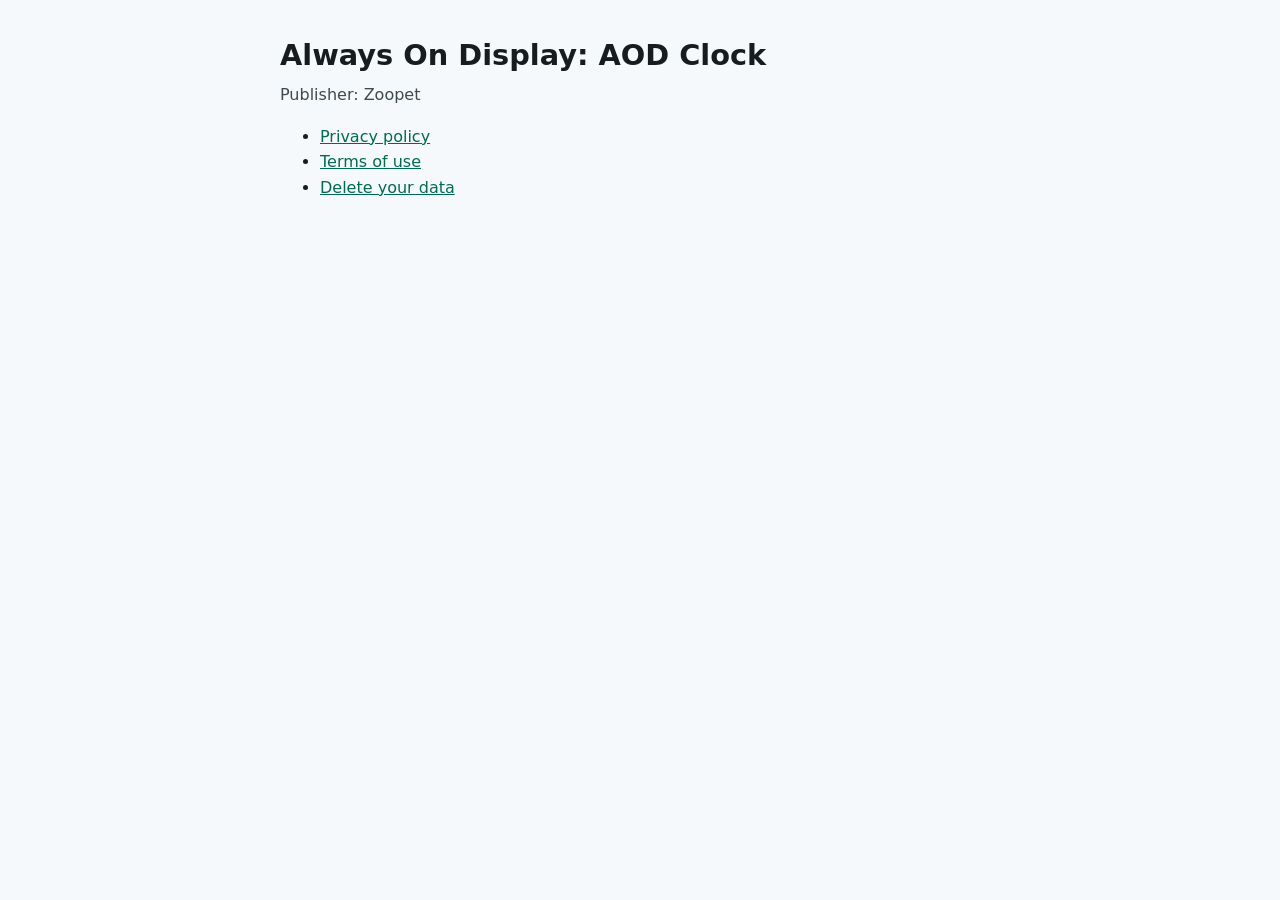
<file: index.html>
<!doctype html>
<html lang="en">
<head>
<meta charset="utf-8">
<meta name="viewport" content="width=device-width, initial-scale=1">
<title>Always On Display: AOD Clock – legal</title>
<link rel="stylesheet" href="style.css">
</head>
<body>
<main>
<h1>Always On Display: AOD Clock</h1>
<p class="meta">Publisher: Zoopet</p>
<ul>
<li><a href="privacy/">Privacy policy</a></li>
<li><a href="terms/">Terms of use</a></li>
<li><a href="data-deletion/">Delete your data</a></li>
</ul>
</main>
</body>
</html>
</file>
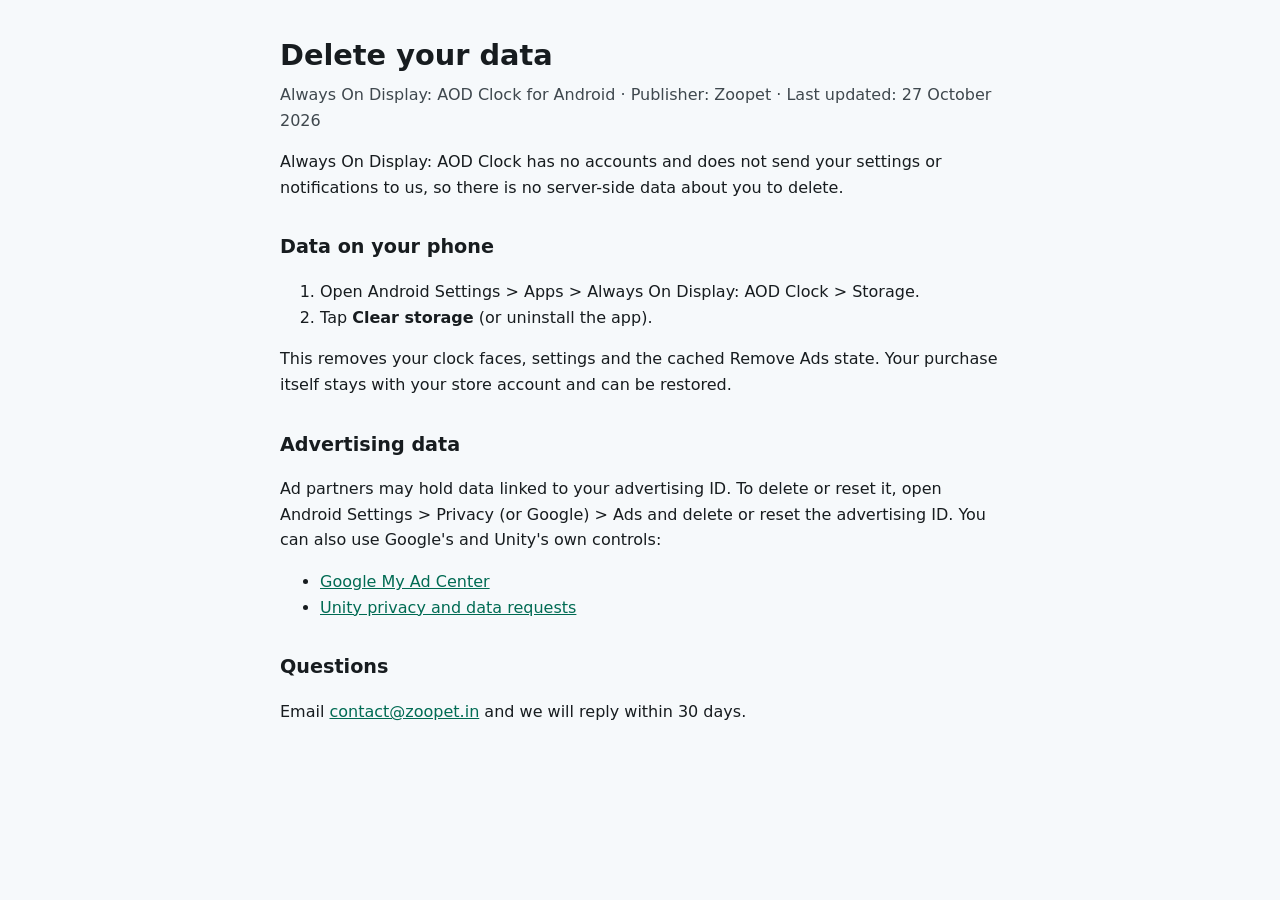
<file: data-deletion/index.html>
<!doctype html>
<html lang="en">
<head>
<meta charset="utf-8">
<meta name="viewport" content="width=device-width, initial-scale=1">
<title>Data deletion – Always On Display: AOD Clock</title>
<link rel="stylesheet" href="../style.css">
</head>
<body>
<main>
<h1>Delete your data</h1>
<p class="meta">Always On Display: AOD Clock for Android · Publisher: Zoopet · Last updated: 27 October 2026</p>

<p>Always On Display: AOD Clock has no accounts and does not send your settings or notifications to us, so there is
no server-side data about you to delete.</p>

<h2>Data on your phone</h2>
<ol>
<li>Open Android Settings &gt; Apps &gt; Always On Display: AOD Clock &gt; Storage.</li>
<li>Tap <strong>Clear storage</strong> (or uninstall the app).</li>
</ol>
<p>This removes your clock faces, settings and the cached Remove Ads state. Your purchase itself
stays with your store account and can be restored.</p>

<h2>Advertising data</h2>
<p>Ad partners may hold data linked to your advertising ID. To delete or reset it, open Android
Settings &gt; Privacy (or Google) &gt; Ads and delete or reset the advertising ID. You can also
use Google's and Unity's own controls:</p>
<ul>
<li><a href="https://myadcenter.google.com/">Google My Ad Center</a></li>
<li><a href="https://unity.com/legal/game-player-and-app-user-privacy-policy">Unity privacy and data requests</a></li>
</ul>

<h2>Questions</h2>
<p>Email <a href="mailto:contact@zoopet.in">contact@zoopet.in</a> and we will reply within 30 days.</p>
</main>
</body>
</html>
</file>
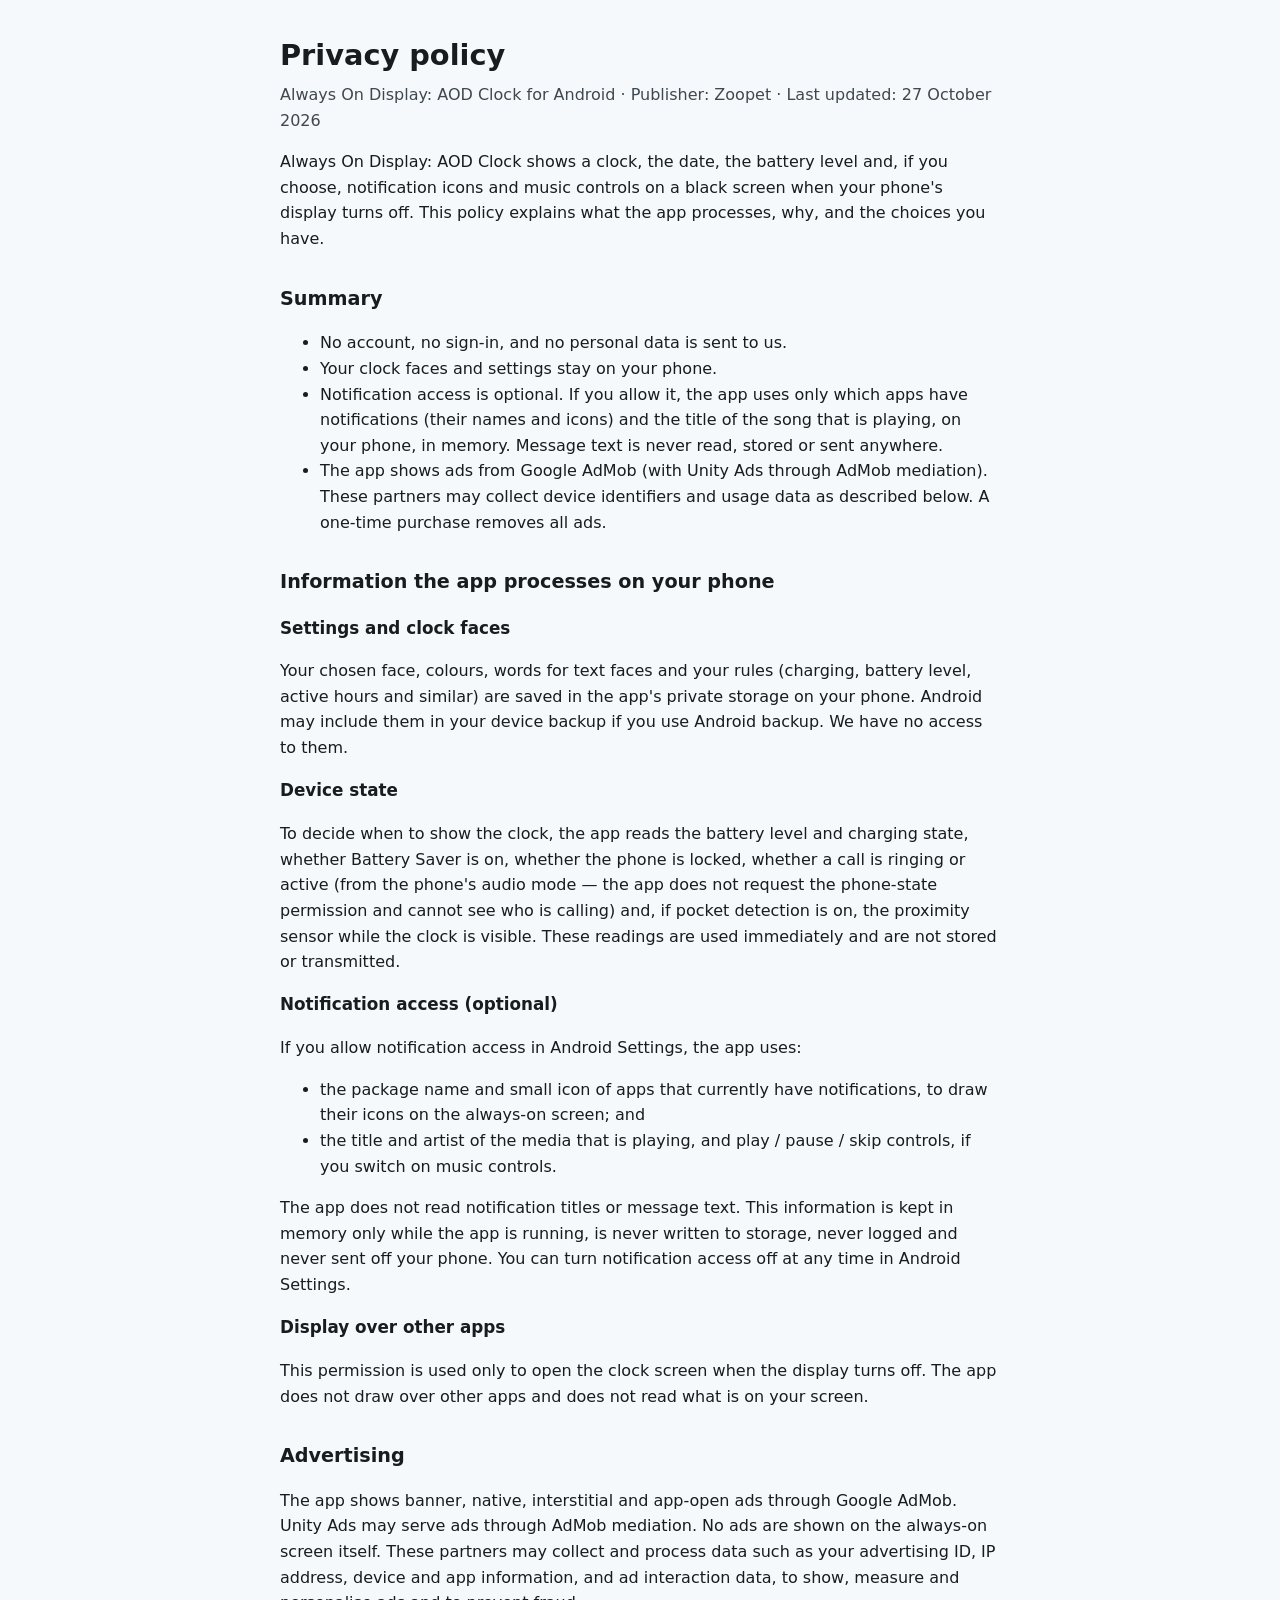
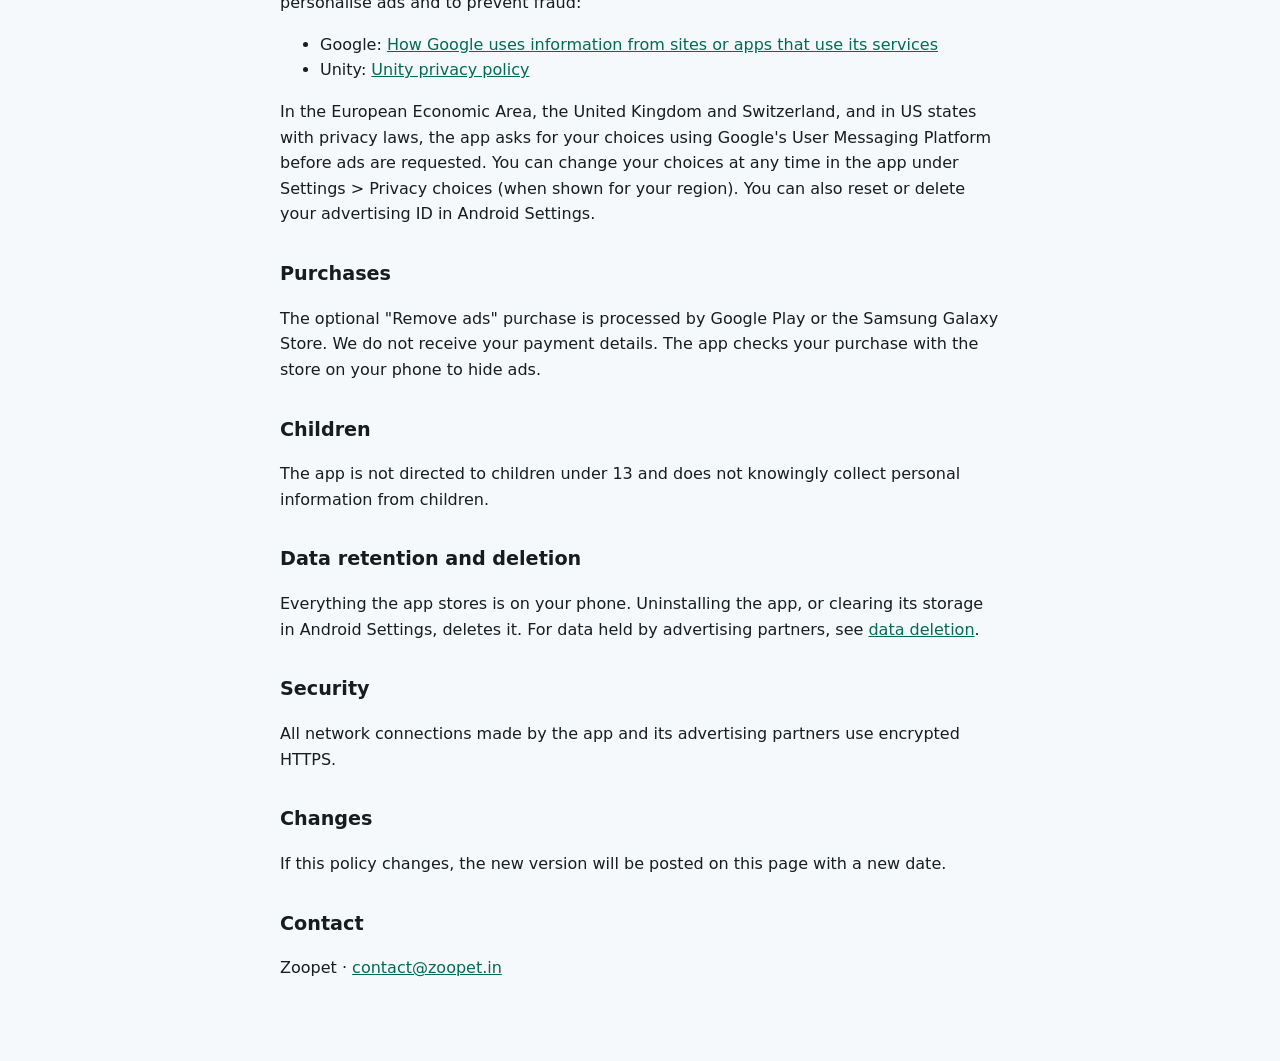
<file: privacy/index.html>
<!doctype html>
<html lang="en">
<head>
<meta charset="utf-8">
<meta name="viewport" content="width=device-width, initial-scale=1">
<title>Privacy policy – Always On Display: AOD Clock</title>
<link rel="stylesheet" href="../style.css">
</head>
<body>
<main>
<h1>Privacy policy</h1>
<p class="meta">Always On Display: AOD Clock for Android · Publisher: Zoopet · Last updated: 27 October 2026</p>

<p>Always On Display: AOD Clock shows a clock, the date, the battery level and, if you choose, notification icons
and music controls on a black screen when your phone's display turns off. This policy explains
what the app processes, why, and the choices you have.</p>

<h2>Summary</h2>
<ul>
<li>No account, no sign-in, and no personal data is sent to us.</li>
<li>Your clock faces and settings stay on your phone.</li>
<li>Notification access is optional. If you allow it, the app uses only which apps have
notifications (their names and icons) and the title of the song that is playing, on your phone,
in memory. Message text is never read, stored or sent anywhere.</li>
<li>The app shows ads from Google AdMob (with Unity Ads through AdMob mediation). These partners
may collect device identifiers and usage data as described below. A one-time purchase removes
all ads.</li>
</ul>

<h2>Information the app processes on your phone</h2>
<h3>Settings and clock faces</h3>
<p>Your chosen face, colours, words for text faces and your rules (charging, battery level,
active hours and similar) are saved in the app's private storage on your phone. Android may
include them in your device backup if you use Android backup. We have no access to them.</p>

<h3>Device state</h3>
<p>To decide when to show the clock, the app reads the battery level and charging state, whether
Battery Saver is on, whether the phone is locked, whether a call is ringing or active (from the
phone's audio mode — the app does not request the phone-state permission and cannot see who is
calling) and, if pocket detection is on, the proximity sensor while the clock is visible. These
readings are used immediately and are not stored or transmitted.</p>

<h3>Notification access (optional)</h3>
<p>If you allow notification access in Android Settings, the app uses:</p>
<ul>
<li>the package name and small icon of apps that currently have notifications, to draw their
icons on the always-on screen; and</li>
<li>the title and artist of the media that is playing, and play / pause / skip controls, if you
switch on music controls.</li>
</ul>
<p>The app does not read notification titles or message text. This information is kept in memory
only while the app is running, is never written to storage, never logged and never sent off
your phone. You can turn notification access off at any time in Android Settings.</p>

<h3>Display over other apps</h3>
<p>This permission is used only to open the clock screen when the display turns off. The app does
not draw over other apps and does not read what is on your screen.</p>

<h2>Advertising</h2>
<p>The app shows banner, native, interstitial and app-open ads through Google AdMob. Unity Ads may
serve ads through AdMob mediation. No ads are shown on the always-on screen itself. These
partners may collect and process data such as your advertising ID, IP address, device and app
information, and ad interaction data, to show, measure and personalise ads and to prevent
fraud:</p>
<ul>
<li>Google: <a href="https://policies.google.com/technologies/partner-sites">How Google uses information from sites or apps that use its services</a></li>
<li>Unity: <a href="https://unity.com/legal/game-player-and-app-user-privacy-policy">Unity privacy policy</a></li>
</ul>
<p>In the European Economic Area, the United Kingdom and Switzerland, and in US states with
privacy laws, the app asks for your choices using Google's User Messaging Platform before ads are
requested. You can change your choices at any time in the app under Settings &gt; Privacy
choices (when shown for your region). You can also reset or delete your advertising ID in Android
Settings.</p>

<h2>Purchases</h2>
<p>The optional "Remove ads" purchase is processed by Google Play or the Samsung Galaxy Store. We
do not receive your payment details. The app checks your purchase with the store on your phone to
hide ads.</p>

<h2>Children</h2>
<p>The app is not directed to children under 13 and does not knowingly collect personal
information from children.</p>

<h2>Data retention and deletion</h2>
<p>Everything the app stores is on your phone. Uninstalling the app, or clearing its storage in
Android Settings, deletes it. For data held by advertising partners, see
<a href="../data-deletion/">data deletion</a>.</p>

<h2>Security</h2>
<p>All network connections made by the app and its advertising partners use encrypted HTTPS.</p>

<h2>Changes</h2>
<p>If this policy changes, the new version will be posted on this page with a new date.</p>

<h2>Contact</h2>
<p>Zoopet · <a href="mailto:contact@zoopet.in">contact@zoopet.in</a></p>
</main>
</body>
</html>
</file>
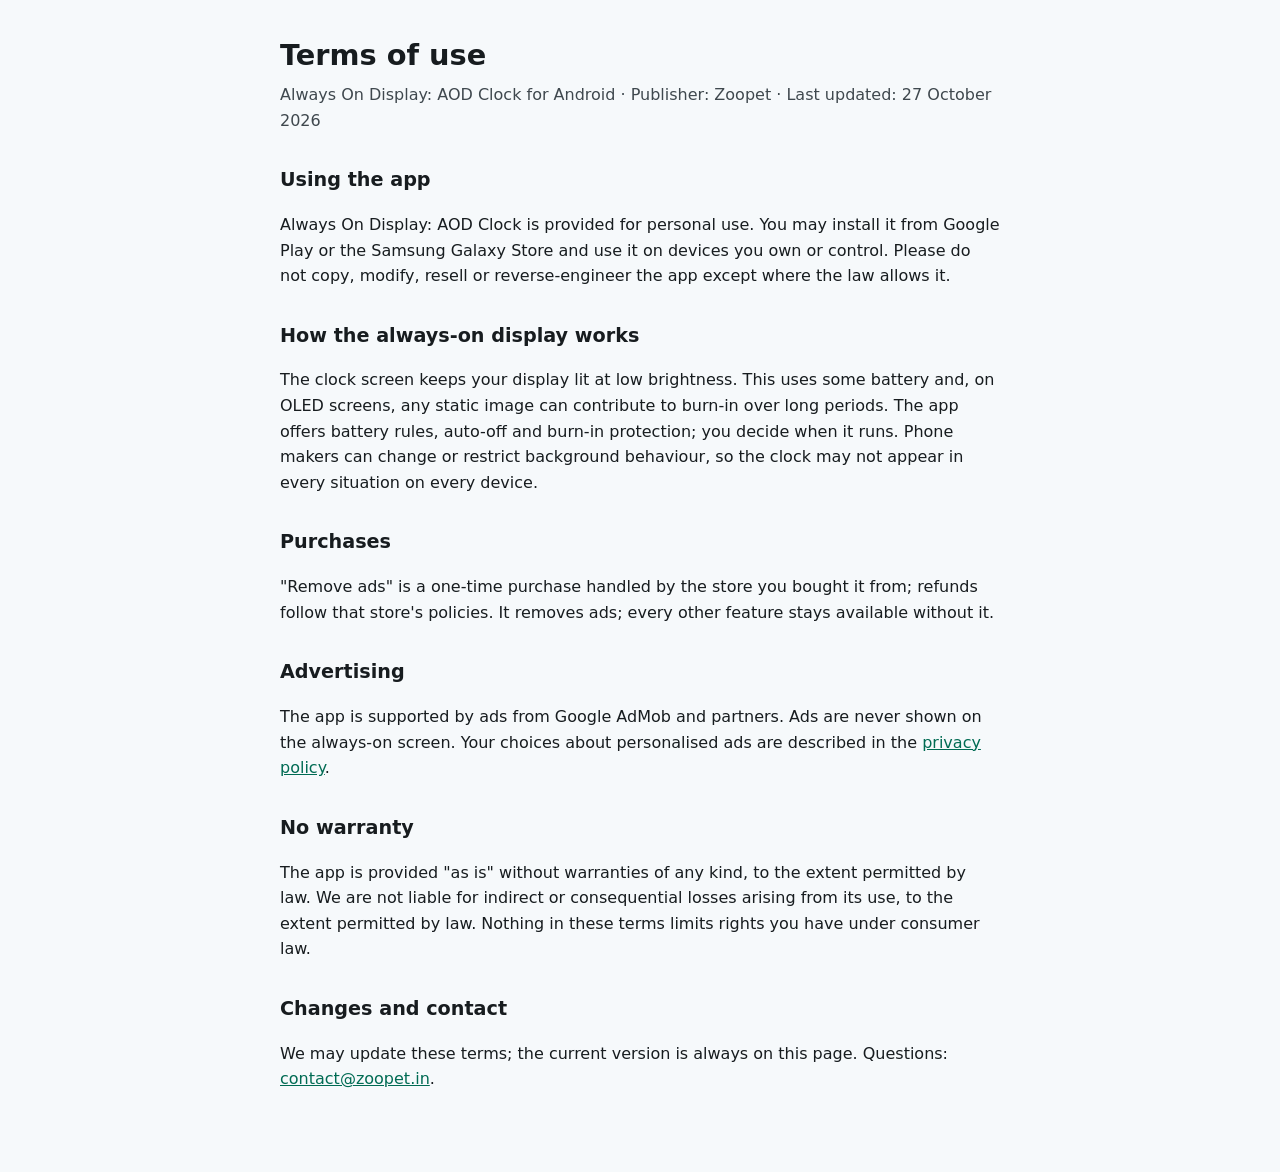
<file: terms/index.html>
<!doctype html>
<html lang="en">
<head>
<meta charset="utf-8">
<meta name="viewport" content="width=device-width, initial-scale=1">
<title>Terms of use – Always On Display: AOD Clock</title>
<link rel="stylesheet" href="../style.css">
</head>
<body>
<main>
<h1>Terms of use</h1>
<p class="meta">Always On Display: AOD Clock for Android · Publisher: Zoopet · Last updated: 27 October 2026</p>

<h2>Using the app</h2>
<p>Always On Display: AOD Clock is provided for personal use. You may install it from Google Play or the Samsung
Galaxy Store and use it on devices you own or control. Please do not copy, modify, resell or
reverse-engineer the app except where the law allows it.</p>

<h2>How the always-on display works</h2>
<p>The clock screen keeps your display lit at low brightness. This uses some battery and, on OLED
screens, any static image can contribute to burn-in over long periods. The app offers battery
rules, auto-off and burn-in protection; you decide when it runs. Phone makers can change or
restrict background behaviour, so the clock may not appear in every situation on every device.</p>

<h2>Purchases</h2>
<p>"Remove ads" is a one-time purchase handled by the store you bought it from; refunds follow
that store's policies. It removes ads; every other feature stays available
without it.</p>

<h2>Advertising</h2>
<p>The app is supported by ads from Google AdMob and partners. Ads are never shown on the
always-on screen. Your choices about personalised ads are described in the
<a href="../privacy/">privacy policy</a>.</p>

<h2>No warranty</h2>
<p>The app is provided "as is" without warranties of any kind, to the extent permitted by law. We
are not liable for indirect or consequential losses arising from its use, to the extent permitted
by law. Nothing in these terms limits rights you have under consumer law.</p>

<h2>Changes and contact</h2>
<p>We may update these terms; the current version is always on this page.
Questions: <a href="mailto:contact@zoopet.in">contact@zoopet.in</a>.</p>
</main>
</body>
</html>
</file>
<file: style.css>
:root { color-scheme: light dark; --bg: #f6f9fb; --fg: #171c1f; --muted: #3f484e; --accent: #006b53; }
@media (prefers-color-scheme: dark) { :root { --bg: #0e1216; --fg: #dee3e6; --muted: #bfc8ce; --accent: #7edbb8; } }
body { margin: 0; background: var(--bg); color: var(--fg); font: 16px/1.6 system-ui, -apple-system, "Segoe UI", Roboto, sans-serif; }
main { max-width: 720px; margin: 0 auto; padding: 32px 16px 64px; }
h1 { font-size: 1.8rem; margin: 0 0 4px; }
h2 { font-size: 1.2rem; margin-top: 2rem; }
h3 { font-size: 1.05rem; }
.meta { color: var(--muted); margin-top: 0; }
a { color: var(--accent); }
</file>
